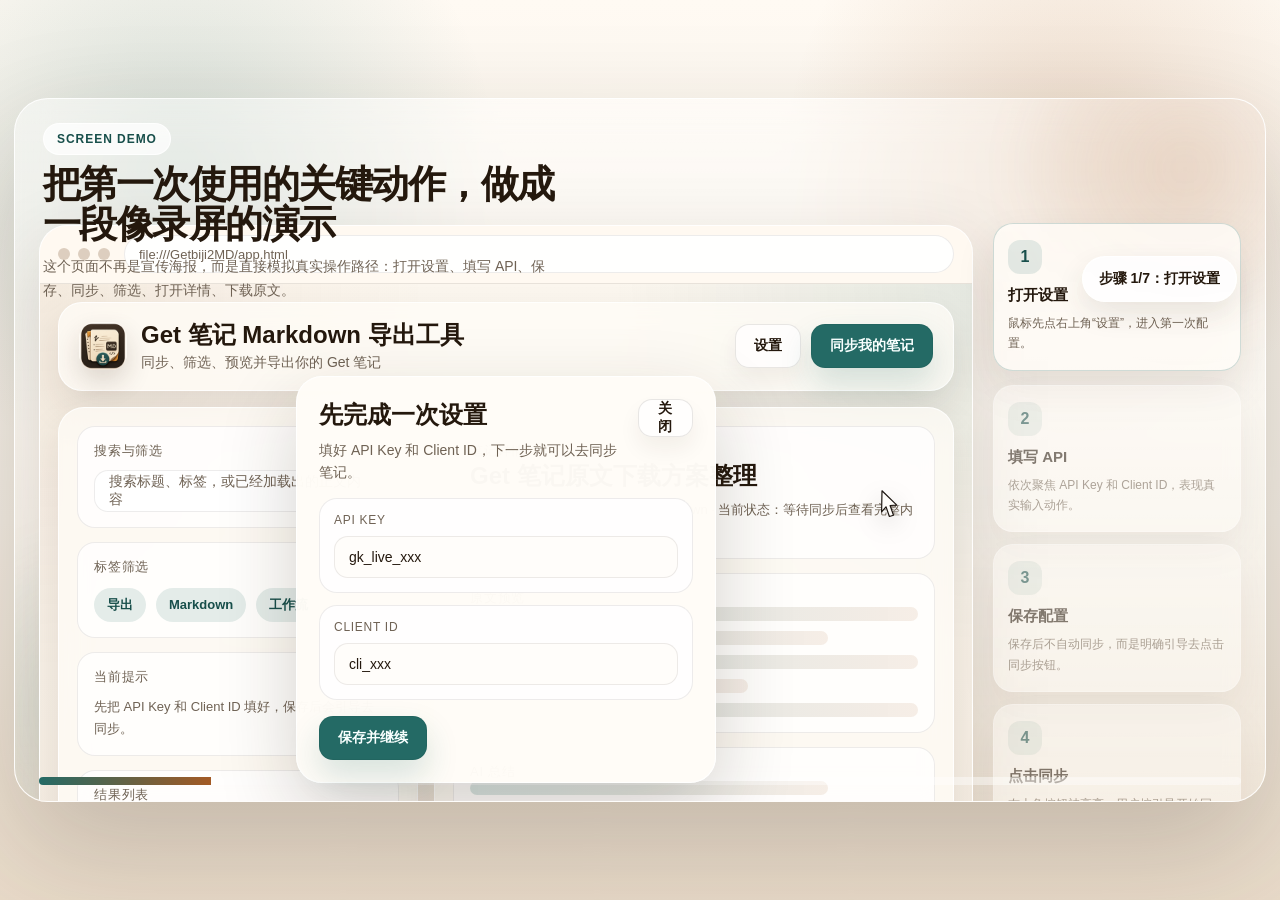
<file: videos/getbiji-promo/demo.html>
<!DOCTYPE html>
<html lang="zh-CN">
<head>
  <meta charset="UTF-8">
  <meta name="viewport" content="width=device-width, initial-scale=1.0">
  <title>Get 笔记录屏演示</title>
  <style>
    :root {
      --paper: #f5efe5;
      --paper-strong: #fffdf8;
      --ink: #24180d;
      --muted: #6f6254;
      --line: rgba(36, 24, 13, 0.10);
      --brand: #246a65;
      --brand-deep: #184f4b;
      --accent: #a35a24;
      --brand-soft: rgba(36, 106, 101, 0.12);
      --accent-soft: rgba(163, 90, 36, 0.14);
      --shadow: 0 28px 80px rgba(53, 33, 16, 0.16);
      --radius-xl: 28px;
      --radius-lg: 20px;
      --radius-md: 14px;
    }

    * {
      box-sizing: border-box;
    }

    body {
      margin: 0;
      min-height: 100vh;
      display: grid;
      place-items: center;
      overflow: hidden;
      font-family: "Segoe UI", "PingFang SC", "Hiragino Sans GB", sans-serif;
      color: var(--ink);
      background:
        radial-gradient(circle at 14% 18%, rgba(36, 106, 101, 0.18), transparent 24%),
        radial-gradient(circle at 84% 16%, rgba(163, 90, 36, 0.18), transparent 22%),
        linear-gradient(180deg, #fffaf3 0%, var(--paper) 58%, #eadcca 100%);
    }

    .frame {
      position: relative;
      width: min(1360px, calc(100vw - 28px));
      aspect-ratio: 16 / 9;
      overflow: hidden;
      border-radius: 34px;
      border: 1px solid rgba(255, 255, 255, 0.86);
      background: linear-gradient(180deg, rgba(255, 255, 255, 0.42), rgba(255, 255, 255, 0.14));
      box-shadow: 0 48px 120px rgba(45, 33, 24, 0.22);
      backdrop-filter: blur(18px);
    }

    .ambient::before,
    .ambient::after {
      content: "";
      position: absolute;
      border-radius: 999px;
      filter: blur(18px);
      pointer-events: none;
      animation: drift 16s ease-in-out infinite alternate;
    }

    .ambient::before {
      width: 420px;
      height: 420px;
      left: -110px;
      bottom: -120px;
      background: radial-gradient(circle, rgba(36, 106, 101, 0.16), transparent 66%);
    }

    .ambient::after {
      width: 380px;
      height: 380px;
      right: -110px;
      top: -120px;
      background: radial-gradient(circle, rgba(163, 90, 36, 0.18), transparent 68%);
      animation-duration: 19s;
    }

    .header {
      position: absolute;
      left: 28px;
      top: 24px;
      right: 28px;
      z-index: 4;
      display: flex;
      align-items: end;
      justify-content: space-between;
      gap: 20px;
    }

    .header-copy {
      max-width: 520px;
      display: grid;
      gap: 10px;
    }

    .eyebrow {
      display: inline-flex;
      width: fit-content;
      align-items: center;
      gap: 8px;
      padding: 8px 13px;
      border-radius: 999px;
      background: rgba(255, 255, 255, 0.74);
      border: 1px solid rgba(255, 255, 255, 0.84);
      color: var(--brand-deep);
      font-size: 12px;
      font-weight: 800;
      letter-spacing: 0.08em;
      text-transform: uppercase;
    }

    h1 {
      margin: 0;
      font-family: Georgia, "Times New Roman", serif;
      font-size: clamp(28px, 3vw, 46px);
      line-height: 1.04;
      letter-spacing: -0.04em;
    }

    .header-copy p {
      margin: 0;
      color: var(--muted);
      font-size: 14px;
      line-height: 1.7;
    }

    .status-chip {
      display: inline-flex;
      align-items: center;
      justify-content: center;
      min-height: 46px;
      padding: 0 16px;
      border-radius: 999px;
      background: rgba(255, 255, 255, 0.82);
      border: 1px solid rgba(255, 255, 255, 0.88);
      box-shadow: 0 12px 28px rgba(62, 45, 29, 0.10);
      font-size: 14px;
      font-weight: 800;
      white-space: nowrap;
    }

    .stage {
      position: absolute;
      inset: 126px 24px 24px;
      display: grid;
      grid-template-columns: minmax(0, 1fr) 248px;
      gap: 20px;
      align-items: stretch;
    }

    .browser-shell {
      position: relative;
      min-width: 0;
      border-radius: 28px;
      overflow: hidden;
      border: 1px solid rgba(255, 255, 255, 0.82);
      background: rgba(255, 252, 246, 0.96);
      box-shadow: var(--shadow);
    }

    .browser-bar {
      height: 58px;
      display: flex;
      align-items: center;
      gap: 14px;
      padding: 0 18px;
      border-bottom: 1px solid var(--line);
      background: rgba(255, 249, 242, 0.96);
    }

    .browser-dots {
      display: flex;
      gap: 8px;
    }

    .browser-dots span {
      width: 12px;
      height: 12px;
      border-radius: 50%;
      background: #ddcebf;
    }

    .address {
      flex: 1;
      min-width: 0;
      height: 38px;
      display: flex;
      align-items: center;
      padding: 0 14px;
      border-radius: 999px;
      border: 1px solid rgba(36, 24, 13, 0.08);
      background: rgba(255, 255, 255, 0.88);
      color: var(--muted);
      font-size: 13px;
    }

    .window {
      position: absolute;
      inset: 58px 0 0;
      background:
        radial-gradient(circle at top left, rgba(163, 90, 36, 0.08), transparent 28%),
        radial-gradient(circle at top right, rgba(36, 106, 101, 0.10), transparent 26%),
        linear-gradient(180deg, #fbf6ee 0%, #f0e6d9 100%);
    }

    .app {
      position: absolute;
      inset: 18px;
      display: grid;
      grid-template-rows: auto 1fr;
      gap: 16px;
    }

    .topbar {
      display: flex;
      align-items: center;
      justify-content: space-between;
      gap: 18px;
      padding: 18px 20px;
      border-radius: 24px;
      border: 1px solid rgba(255, 255, 255, 0.78);
      background: rgba(255, 252, 247, 0.74);
      box-shadow: 0 18px 38px rgba(53, 33, 16, 0.10);
      backdrop-filter: blur(14px);
    }

    .brand {
      display: flex;
      align-items: center;
      gap: 14px;
      min-width: 0;
    }

    .brand img {
      width: 48px;
      height: 48px;
      border-radius: 16px;
      box-shadow: 0 12px 26px rgba(53, 33, 16, 0.16);
    }

    .brand strong {
      display: block;
      font-size: 24px;
      line-height: 1.2;
    }

    .brand span {
      display: block;
      margin-top: 4px;
      color: var(--muted);
      font-size: 14px;
    }

    .top-actions {
      display: flex;
      align-items: center;
      gap: 10px;
      position: relative;
      flex-wrap: wrap;
    }

    .btn {
      display: inline-flex;
      align-items: center;
      justify-content: center;
      min-height: 44px;
      padding: 0 18px;
      border-radius: 14px;
      border: 1px solid rgba(36, 24, 13, 0.10);
      background: rgba(255, 255, 255, 0.74);
      color: var(--ink);
      font-size: 14px;
      font-weight: 800;
      box-shadow: 0 12px 22px rgba(53, 33, 16, 0.06);
      transition: transform 0.2s ease, background 0.2s ease, box-shadow 0.2s ease;
    }

    .btn.primary {
      background: var(--brand);
      color: #f8fffe;
      border-color: rgba(24, 79, 75, 0.18);
      box-shadow: 0 16px 32px rgba(36, 106, 101, 0.18);
    }

    .btn.accent {
      background: var(--accent);
      color: #fffaf5;
      border-color: rgba(125, 66, 23, 0.18);
      box-shadow: 0 16px 32px rgba(163, 90, 36, 0.16);
    }

    .btn.is-highlighted {
      animation: pulse 1.8s ease-out infinite;
    }

    .content {
      display: grid;
      grid-template-columns: 360px minmax(0, 1fr);
      gap: 16px;
      min-height: 0;
    }

    .panel,
    .detail {
      border-radius: 26px;
      border: 1px solid rgba(255, 255, 255, 0.76);
      background: rgba(255, 252, 247, 0.74);
      box-shadow: 0 18px 38px rgba(53, 33, 16, 0.10);
      backdrop-filter: blur(14px);
    }

    .panel {
      padding: 18px;
      display: grid;
      grid-template-rows: auto auto auto 1fr;
      gap: 14px;
    }

    .detail {
      padding: 18px;
      display: grid;
      grid-template-rows: auto auto 1fr auto;
      gap: 14px;
    }

    .card {
      padding: 15px 16px;
      border-radius: 18px;
      background: rgba(255, 255, 255, 0.78);
      border: 1px solid rgba(36, 24, 13, 0.08);
    }

    .section-title {
      font-size: 13px;
      color: var(--muted);
      letter-spacing: 0.06em;
      text-transform: uppercase;
    }

    .search-input {
      margin-top: 10px;
      height: 42px;
      display: flex;
      align-items: center;
      padding: 0 14px;
      border-radius: 14px;
      border: 1px solid rgba(36, 24, 13, 0.08);
      background: rgba(255, 255, 255, 0.90);
      color: var(--muted);
      font-size: 14px;
    }

    .chip-row {
      display: flex;
      flex-wrap: wrap;
      gap: 10px;
      margin-top: 12px;
    }

    .chip {
      display: inline-flex;
      align-items: center;
      justify-content: center;
      min-height: 34px;
      padding: 0 12px;
      border-radius: 999px;
      border: 1px solid transparent;
      background: var(--brand-soft);
      color: var(--brand-deep);
      font-size: 13px;
      font-weight: 700;
      transition: transform 0.2s ease, background 0.2s ease, border-color 0.2s ease;
    }

    .chip.active {
      background: var(--accent-soft);
      color: var(--accent);
      border-color: rgba(163, 90, 36, 0.24);
      transform: translateY(-1px);
    }

    .hint-text {
      margin-top: 10px;
      color: var(--muted);
      font-size: 13px;
      line-height: 1.7;
    }

    .note-item {
      display: grid;
      gap: 10px;
      margin-top: 12px;
      padding: 14px 15px;
      border-radius: 18px;
      border: 1px solid rgba(36, 24, 13, 0.08);
      background: rgba(255, 255, 255, 0.86);
      transition: transform 0.2s ease, border-color 0.2s ease, box-shadow 0.2s ease;
    }

    .note-item.active {
      transform: translateY(-2px);
      border-color: rgba(36, 106, 101, 0.24);
      box-shadow: 0 16px 28px rgba(36, 106, 101, 0.10);
    }

    .note-head {
      display: flex;
      align-items: start;
      justify-content: space-between;
      gap: 12px;
    }

    .note-head strong {
      font-size: 16px;
      line-height: 1.45;
    }

    .note-date {
      color: var(--muted);
      font-size: 12px;
      white-space: nowrap;
    }

    .note-summary {
      color: var(--muted);
      font-size: 13px;
      line-height: 1.7;
    }

    .detail-title {
      font-size: 24px;
      font-weight: 800;
      line-height: 1.3;
    }

    .detail-meta {
      color: var(--muted);
      font-size: 13px;
      line-height: 1.7;
      margin-top: 8px;
    }

    .content-line {
      height: 14px;
      border-radius: 999px;
      background: linear-gradient(90deg, rgba(36, 106, 101, 0.18), rgba(163, 90, 36, 0.10));
    }

    .content-line + .content-line {
      margin-top: 10px;
    }

    .content-line.short {
      width: 62%;
    }

    .content-line.mid {
      width: 80%;
    }

    .download-row {
      display: flex;
      gap: 10px;
      flex-wrap: wrap;
    }

    .settings-modal {
      position: absolute;
      top: 92px;
      left: 50%;
      width: 420px;
      padding: 22px;
      border-radius: 26px;
      border: 1px solid rgba(255, 255, 255, 0.84);
      background: rgba(255, 252, 247, 0.98);
      box-shadow: 0 30px 80px rgba(40, 28, 20, 0.20);
      transform: translateX(-50%) scale(0.95);
      opacity: 0;
      pointer-events: none;
      transition: opacity 0.25s ease, transform 0.25s ease;
      z-index: 6;
    }

    .settings-modal.visible {
      opacity: 1;
      pointer-events: auto;
      transform: translateX(-50%) scale(1);
    }

    .settings-head {
      display: flex;
      justify-content: space-between;
      align-items: start;
      gap: 14px;
      margin-bottom: 14px;
    }

    .settings-head h3 {
      margin: 0;
      font-size: 24px;
    }

    .settings-head p {
      margin: 8px 0 0;
      color: var(--muted);
      font-size: 14px;
      line-height: 1.6;
    }

    .field {
      padding: 14px;
      border-radius: 18px;
      border: 1px solid rgba(36, 24, 13, 0.08);
      background: rgba(255, 255, 255, 0.88);
    }

    .field + .field {
      margin-top: 12px;
    }

    .field-label {
      font-size: 12px;
      color: var(--muted);
      letter-spacing: 0.06em;
      text-transform: uppercase;
    }

    .field-input {
      height: 42px;
      margin-top: 9px;
      display: flex;
      align-items: center;
      padding: 0 14px;
      border-radius: 14px;
      border: 1px solid rgba(36, 24, 13, 0.08);
      background: #fffdfa;
      color: var(--ink);
      font-size: 14px;
      transition: border-color 0.2s ease, box-shadow 0.2s ease;
    }

    .field-input.focused {
      border-color: rgba(36, 106, 101, 0.28);
      box-shadow: 0 0 0 4px rgba(36, 106, 101, 0.08);
    }

    .settings-actions {
      display: flex;
      gap: 10px;
      margin-top: 16px;
    }

    .sync-guide {
      position: absolute;
      top: 92px;
      right: 22px;
      width: 270px;
      padding: 16px;
      border-radius: 22px;
      background: rgba(255, 253, 248, 0.98);
      border: 1px solid rgba(255, 255, 255, 0.86);
      box-shadow: 0 24px 52px rgba(62, 45, 29, 0.16);
      opacity: 0;
      transform: translateY(-8px);
      transition: opacity 0.25s ease, transform 0.25s ease;
      z-index: 5;
    }

    .sync-guide.visible {
      opacity: 1;
      transform: translateY(0);
    }

    .sync-guide::before {
      content: "";
      position: absolute;
      top: -8px;
      right: 48px;
      width: 16px;
      height: 16px;
      background: inherit;
      border-top: 1px solid rgba(255, 255, 255, 0.86);
      border-left: 1px solid rgba(255, 255, 255, 0.86);
      transform: rotate(45deg);
    }

    .sync-guide strong {
      display: block;
      font-size: 18px;
    }

    .sync-guide p {
      margin: 10px 0 0;
      color: var(--muted);
      font-size: 13px;
      line-height: 1.7;
    }

    .cursor {
      position: absolute;
      left: 0;
      top: 0;
      z-index: 8;
      width: 24px;
      height: 30px;
      pointer-events: none;
      transform: translate(0, 0);
      transition: transform 0.8s cubic-bezier(.2, .8, .2, 1);
    }

    .cursor svg {
      width: 100%;
      height: 100%;
      display: block;
      filter: drop-shadow(0 8px 12px rgba(0, 0, 0, 0.18));
    }

    .cursor::after {
      content: "";
      position: absolute;
      left: 2px;
      top: 4px;
      width: 18px;
      height: 18px;
      border-radius: 50%;
      background: rgba(36, 106, 101, 0.20);
      transform: scale(0);
      opacity: 0;
    }

    .cursor.clicking::after {
      animation: clickPulse 0.45s ease-out;
    }

    .timeline {
      display: grid;
      gap: 12px;
      align-content: start;
    }

    .timeline-card {
      padding: 16px 14px;
      border-radius: 20px;
      border: 1px solid rgba(255, 255, 255, 0.80);
      background: rgba(255, 252, 247, 0.84);
      box-shadow: 0 18px 38px rgba(53, 33, 16, 0.10);
      opacity: 0.55;
      transition: transform 0.2s ease, opacity 0.2s ease, border-color 0.2s ease;
    }

    .timeline-card.active {
      opacity: 1;
      transform: translateY(-2px);
      border-color: rgba(36, 106, 101, 0.22);
    }

    .timeline-step {
      display: inline-flex;
      align-items: center;
      justify-content: center;
      width: 34px;
      height: 34px;
      border-radius: 12px;
      background: var(--brand-soft);
      color: var(--brand-deep);
      font-weight: 800;
      margin-bottom: 10px;
    }

    .timeline-card strong {
      display: block;
      font-size: 15px;
      line-height: 1.4;
    }

    .timeline-card p {
      margin: 8px 0 0;
      color: var(--muted);
      font-size: 12px;
      line-height: 1.7;
    }

    .progress {
      position: absolute;
      left: 24px;
      right: 24px;
      bottom: 16px;
      height: 8px;
      border-radius: 999px;
      background: rgba(255, 255, 255, 0.42);
      overflow: hidden;
      z-index: 4;
    }

    .progress-bar {
      height: 100%;
      width: 0;
      background: linear-gradient(90deg, var(--brand), var(--accent));
      transition: width 0.8s ease;
    }

    .download-toast {
      position: absolute;
      right: 28px;
      bottom: 32px;
      z-index: 7;
      padding: 14px 16px;
      border-radius: 18px;
      background: rgba(255, 253, 248, 0.96);
      border: 1px solid rgba(255, 255, 255, 0.84);
      box-shadow: 0 20px 44px rgba(62, 45, 29, 0.14);
      transform: translateY(18px);
      opacity: 0;
      transition: transform 0.25s ease, opacity 0.25s ease;
      font-size: 14px;
    }

    .download-toast.visible {
      opacity: 1;
      transform: translateY(0);
    }

    .download-toast strong {
      display: block;
      margin-bottom: 4px;
    }

    @keyframes drift {
      from { transform: translate3d(0, 0, 0) scale(1); }
      to { transform: translate3d(14px, 18px, 0) scale(1.07); }
    }

    @keyframes pulse {
      0% { box-shadow: 0 0 0 0 rgba(36, 106, 101, 0.22); }
      70% { box-shadow: 0 0 0 18px rgba(36, 106, 101, 0); }
      100% { box-shadow: 0 0 0 0 rgba(36, 106, 101, 0); }
    }

    @keyframes clickPulse {
      0% { transform: scale(0.2); opacity: 0.9; }
      100% { transform: scale(1.8); opacity: 0; }
    }

    @media (max-width: 1120px) {
      .stage {
        grid-template-columns: 1fr;
      }

      .timeline {
        grid-template-columns: repeat(4, minmax(0, 1fr));
      }
    }

    @media (max-width: 860px) {
      body {
        display: block;
      }

      .frame {
        width: 100vw;
        min-height: 100vh;
        border-radius: 0;
        aspect-ratio: auto;
      }

      .header {
        position: relative;
        left: auto;
        top: auto;
        right: auto;
        padding: 22px 18px 0;
        align-items: start;
        flex-direction: column;
      }

      .stage {
        position: relative;
        inset: auto;
        padding: 18px 18px 80px;
      }

      .content {
        grid-template-columns: 1fr;
      }

      .timeline {
        grid-template-columns: 1fr;
      }

      .settings-modal {
        width: calc(100% - 24px);
      }
    }
  </style>
</head>
<body>
  <div class="frame">
    <div class="ambient"></div>

    <div class="header">
      <div class="header-copy">
        <div class="eyebrow">Screen Demo</div>
        <h1>把第一次使用的关键动作，做成一段像录屏的演示</h1>
        <p>这个页面不再是宣传海报，而是直接模拟真实操作路径：打开设置、填写 API、保存、同步、筛选、打开详情、下载原文。</p>
      </div>
      <div class="status-chip" id="statusChip">步骤 1/7：打开设置</div>
    </div>

    <div class="stage">
      <div class="browser-shell">
        <div class="browser-bar">
          <div class="browser-dots">
            <span></span>
            <span></span>
            <span></span>
          </div>
          <div class="address">file:///Getbiji2MD/app.html</div>
        </div>

        <div class="window">
          <div class="app">
            <div class="topbar">
              <div class="brand">
                <img src="../../icons/icon128.png" alt="Get 笔记工具图标">
                <div>
                  <strong>Get 笔记 Markdown 导出工具</strong>
                  <span>同步、筛选、预览并导出你的 Get 笔记</span>
                </div>
              </div>
              <div class="top-actions">
                <button class="btn" id="settingsBtn">设置</button>
                <button class="btn primary" id="syncBtn">同步我的笔记</button>
              </div>
            </div>

            <div class="content">
              <aside class="panel">
                <div class="card">
                  <div class="section-title">搜索与筛选</div>
                  <div class="search-input">搜索标题、标签，或已经加载出的正文内容</div>
                </div>

                <div class="card">
                  <div class="section-title">标签筛选</div>
                  <div class="chip-row">
                    <span class="chip" id="tagExport">导出</span>
                    <span class="chip" id="tagMarkdown">Markdown</span>
                    <span class="chip" id="tagWorkflow">工作流</span>
                  </div>
                </div>

                <div class="card">
                  <div class="section-title">当前提示</div>
                  <div class="hint-text" id="inlineHint">第一次使用时，先点右上角“设置”，填好 API Key 和 Client ID。</div>
                </div>

                <div class="card">
                  <div class="section-title">结果列表</div>
                  <article class="note-item" id="noteCard">
                    <div class="note-head">
                      <strong>Get 笔记原文下载方案整理</strong>
                      <span class="note-date">2026-05-23</span>
                    </div>
                    <div class="note-summary">这篇笔记记录了原文导出、标签筛选、批量打包和使用说明的完整整理方案。</div>
                    <div class="chip-row" style="margin-top: 0;">
                      <span class="chip">导出</span>
                      <span class="chip">Markdown</span>
                    </div>
                  </article>
                </div>
              </aside>

              <section class="detail">
                <div class="card">
                  <div class="section-title">笔记详情</div>
                  <div class="detail-title">Get 笔记原文下载方案整理</div>
                  <div class="detail-meta" id="detailMeta">类型：原文笔记 · 标签：导出 / Markdown · 当前状态：等待同步后查看完整内容</div>
                </div>

                <div class="card">
                  <div class="section-title">原文预览</div>
                  <div class="content-line"></div>
                  <div class="content-line mid"></div>
                  <div class="content-line"></div>
                  <div class="content-line short"></div>
                  <div class="content-line"></div>
                </div>

                <div class="card">
                  <div class="section-title">AI 总结</div>
                  <div class="content-line mid"></div>
                  <div class="content-line"></div>
                  <div class="content-line short"></div>
                </div>

                <div class="download-row">
                  <button class="btn primary">下载原文</button>
                  <button class="btn accent">下载 AI 总结</button>
                </div>
              </section>
            </div>
          </div>

          <div class="settings-modal" id="settingsModal">
            <div class="settings-head">
              <div>
                <h3>先完成一次设置</h3>
                <p>填好 API Key 和 Client ID，下一步就可以去同步笔记。</p>
              </div>
              <button class="btn" style="min-height: 38px; padding: 0 14px;">关闭</button>
            </div>

            <div class="field">
              <div class="field-label">API Key</div>
              <div class="field-input" id="apiField">gk_live_xxx</div>
            </div>
            <div class="field">
              <div class="field-label">Client ID</div>
              <div class="field-input" id="clientField">cli_xxx</div>
            </div>
            <div class="settings-actions">
              <button class="btn primary" id="saveBtn">保存并继续</button>
            </div>
          </div>

          <div class="sync-guide" id="syncGuide">
            <strong>下一步点这里同步</strong>
            <p>配置已经保存好了。点一下“同步我的笔记”，就会开始加载你的内容。</p>
          </div>

          <div class="download-toast" id="downloadToast">
            <strong>下载已开始</strong>
            <span>Get笔记_原文_2026-05-23.md</span>
          </div>

          <div class="cursor" id="cursor">
            <svg viewBox="0 0 24 30" xmlns="http://www.w3.org/2000/svg" aria-hidden="true">
              <path d="M4 2.8L18.8 17.1L12.1 17.5L15.5 27.2L11.4 28.5L8 18.8L3.6 23.8L4 2.8Z" fill="#fffdfa" stroke="#1d1611" stroke-width="1.2" stroke-linejoin="round"/>
            </svg>
          </div>
        </div>
      </div>

      <aside class="timeline">
        <article class="timeline-card active">
          <div class="timeline-step">1</div>
          <strong>打开设置</strong>
          <p>鼠标先点右上角“设置”，进入第一次配置。</p>
        </article>
        <article class="timeline-card">
          <div class="timeline-step">2</div>
          <strong>填写 API</strong>
          <p>依次聚焦 API Key 和 Client ID，表现真实输入动作。</p>
        </article>
        <article class="timeline-card">
          <div class="timeline-step">3</div>
          <strong>保存配置</strong>
          <p>保存后不自动同步，而是明确引导去点击同步按钮。</p>
        </article>
        <article class="timeline-card">
          <div class="timeline-step">4</div>
          <strong>点击同步</strong>
          <p>右上角按钮被高亮，用户按引导开始同步。</p>
        </article>
        <article class="timeline-card">
          <div class="timeline-step">5</div>
          <strong>筛选标签</strong>
          <p>同步完成后，点标签把结果收窄到需要的内容。</p>
        </article>
        <article class="timeline-card">
          <div class="timeline-step">6</div>
          <strong>打开详情</strong>
          <p>点击笔记卡片，右侧出现详情与预览内容。</p>
        </article>
        <article class="timeline-card">
          <div class="timeline-step">7</div>
          <strong>下载原文</strong>
          <p>最后点“下载原文”，形成一个完整闭环。</p>
        </article>
      </aside>
    </div>

    <div class="progress">
      <div class="progress-bar" id="progressBar"></div>
    </div>
  </div>

  <script>
    const statusChip = document.getElementById("statusChip");
    const progressBar = document.getElementById("progressBar");
    const cursor = document.getElementById("cursor");
    const settingsModal = document.getElementById("settingsModal");
    const syncGuide = document.getElementById("syncGuide");
    const downloadToast = document.getElementById("downloadToast");
    const syncBtn = document.getElementById("syncBtn");
    const tagExport = document.getElementById("tagExport");
    const noteCard = document.getElementById("noteCard");
    const apiField = document.getElementById("apiField");
    const clientField = document.getElementById("clientField");
    const inlineHint = document.getElementById("inlineHint");
    const detailMeta = document.getElementById("detailMeta");
    const timelineCards = Array.from(document.querySelectorAll(".timeline-card"));

    const steps = [
      {
        label: "步骤 1/7：打开设置",
        x: 838,
        y: 204,
        click: true,
        apply() {
          settingsModal.classList.add("visible");
          inlineHint.textContent = "先把 API Key 和 Client ID 填好，保存后会引导去同步。";
        }
      },
      {
        label: "步骤 2/7：填写 API Key",
        x: 489,
        y: 380,
        click: true,
        apply() {
          apiField.classList.add("focused");
          clientField.classList.remove("focused");
        }
      },
      {
        label: "步骤 3/7：填写 Client ID",
        x: 488,
        y: 462,
        click: true,
        apply() {
          apiField.classList.remove("focused");
          clientField.classList.add("focused");
        }
      },
      {
        label: "步骤 4/7：保存配置",
        x: 535,
        y: 544,
        click: true,
        apply() {
          clientField.classList.remove("focused");
          settingsModal.classList.remove("visible");
          syncGuide.classList.add("visible");
          syncBtn.classList.add("is-highlighted");
          inlineHint.textContent = "配置已保存。下一步点右上角“同步我的笔记”。";
        }
      },
      {
        label: "步骤 5/7：点击同步",
        x: 975,
        y: 204,
        click: true,
        apply() {
          syncGuide.classList.remove("visible");
          syncBtn.classList.remove("is-highlighted");
          inlineHint.textContent = "首批笔记已经同步下来，现在可以开始按标签筛选。";
          detailMeta.textContent = "类型：原文笔记 · 标签：导出 / Markdown · 当前状态：已同步，可继续筛选和下载";
        }
      },
      {
        label: "步骤 6/7：筛选标签",
        x: 160,
        y: 500,
        click: true,
        apply() {
          tagExport.classList.add("active");
          inlineHint.textContent = "标签“导出”已经选中，结果范围进一步缩小。";
        }
      },
      {
        label: "步骤 7/7：打开详情并下载原文",
        x: 720,
        y: 626,
        click: true,
        apply() {
          noteCard.classList.add("active");
          inlineHint.textContent = "打开详情后，可以直接点“下载原文”或“下载 AI 总结”。";
          detailMeta.textContent = "类型：原文笔记 · 标签：导出 / Markdown · 当前状态：详情已打开，可下载";

          setTimeout(() => {
            moveCursor(965, 702, true);
            setTimeout(() => {
              downloadToast.classList.add("visible");
              statusChip.textContent = "演示完成：已经走完整个首次使用闭环";
            }, 850);
          }, 900);
        }
      }
    ];

    function moveCursor(x, y, clicking = false) {
      cursor.style.transform = `translate(${x}px, ${y}px)`;
      if (clicking) {
        cursor.classList.remove("clicking");
        void cursor.offsetWidth;
        cursor.classList.add("clicking");
      }
    }

    function activateStep(index) {
      const step = steps[index];
      timelineCards.forEach((card, cardIndex) => {
        card.classList.toggle("active", cardIndex === index);
      });
      statusChip.textContent = step.label;
      progressBar.style.width = `${((index + 1) / steps.length) * 100}%`;
      moveCursor(step.x, step.y, step.click);
      step.apply();
    }

    function resetScene() {
      settingsModal.classList.remove("visible");
      syncGuide.classList.remove("visible");
      downloadToast.classList.remove("visible");
      syncBtn.classList.remove("is-highlighted");
      tagExport.classList.remove("active");
      noteCard.classList.remove("active");
      apiField.classList.remove("focused");
      clientField.classList.remove("focused");
      inlineHint.textContent = "第一次使用时，先点右上角“设置”，填好 API Key 和 Client ID。";
      detailMeta.textContent = "类型：原文笔记 · 标签：导出 / Markdown · 当前状态：等待同步后查看完整内容";
    }

    let currentStep = 0;
    resetScene();
    activateStep(0);

    setInterval(() => {
      if (currentStep >= steps.length - 1) {
        currentStep = 0;
        resetScene();
        setTimeout(() => activateStep(currentStep), 300);
        return;
      }

      currentStep += 1;
      activateStep(currentStep);
    }, 2600);
  </script>
</body>
</html>
</file>
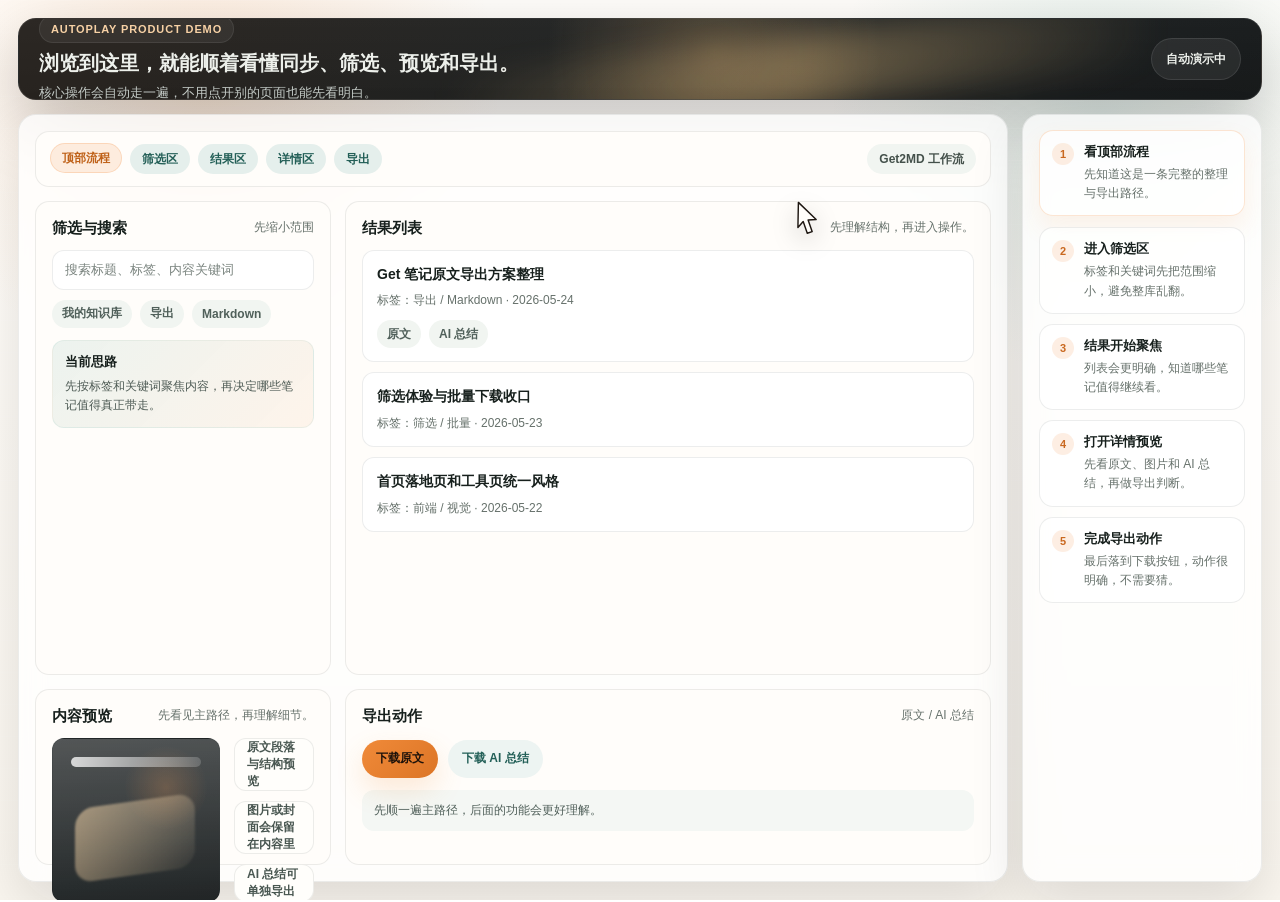
<file: assets/homepage/motion/get2md-flow-demo.html>
<!DOCTYPE html>
<html lang="zh-CN">
<head>
  <meta charset="UTF-8">
  <meta name="viewport" content="width=device-width, initial-scale=1.0">
  <title>Get2MD Flow Demo</title>
  <style>
    :root {
      --paper: #faf6ef;
      --paper-strong: #fffdfa;
      --paper-soft: #f3ede2;
      --ink: #17201d;
      --muted: #66716b;
      --line: rgba(23, 32, 29, 0.08);
      --hero: #131718;
      --hero-soft: #1b2122;
      --hero-text: #edf0eb;
      --hero-muted: #c4cbc7;
      --orange: #f08a39;
      --orange-deep: #dc7526;
      --green: #2e8f81;
      --green-soft: rgba(46, 143, 129, 0.12);
      --orange-soft: rgba(240, 138, 57, 0.14);
      --shadow: 0 22px 54px rgba(15, 18, 20, 0.12);
      --radius-lg: 18px;
      --radius-md: 14px;
      --radius-sm: 12px;
    }

    * {
      box-sizing: border-box;
    }

    html, body {
      margin: 0;
      width: 100%;
      height: 100%;
      overflow: hidden;
      font-family: "Segoe UI", "PingFang SC", "Hiragino Sans GB", sans-serif;
      color: var(--ink);
      background:
        radial-gradient(circle at 16% 10%, rgba(240, 138, 57, 0.16), transparent 22%),
        radial-gradient(circle at 86% 12%, rgba(46, 143, 129, 0.12), transparent 20%),
        linear-gradient(180deg, var(--paper-strong) 0%, var(--paper) 100%);
    }

    body::before {
      content: "";
      position: fixed;
      inset: 0;
      pointer-events: none;
      background-image: linear-gradient(rgba(255, 255, 255, 0.34) 1px, transparent 1px);
      background-size: 100% 32px;
      opacity: 0.35;
    }

    .scene {
      position: relative;
      width: 100%;
      height: 100%;
      padding: 18px;
      display: grid;
      grid-template-rows: 82px minmax(0, 1fr);
      gap: 14px;
    }

    .intro {
      position: relative;
      overflow: hidden;
      border-radius: var(--radius-lg);
      border: 1px solid rgba(255, 255, 255, 0.08);
      background:
        linear-gradient(180deg, rgba(255, 255, 255, 0.04), rgba(255, 255, 255, 0.02)),
        radial-gradient(circle at 56% 42%, rgba(255, 196, 120, 0.22), transparent 24%),
        linear-gradient(130deg, #231f1b 10%, #1a1e1f 56%, #121516 100%);
      box-shadow: 0 24px 64px rgba(0, 0, 0, 0.22);
      padding: 18px 20px;
      display: flex;
      align-items: center;
      justify-content: space-between;
      gap: 16px;
      color: var(--hero-text);
    }

    .intro::after {
      content: "";
      position: absolute;
      inset: auto 8% -8px 34%;
      height: 72px;
      background: linear-gradient(90deg, rgba(255, 210, 138, 0), rgba(255, 210, 138, 0.64), rgba(255, 210, 138, 0));
      filter: blur(16px);
      opacity: 0.54;
      transform: skewY(-7deg);
      pointer-events: none;
    }

    .intro-copy {
      min-width: 0;
      display: grid;
      gap: 8px;
    }

    .eyebrow {
      display: inline-flex;
      align-items: center;
      width: fit-content;
      min-height: 28px;
      padding: 0 11px;
      border-radius: 999px;
      background: rgba(255, 255, 255, 0.06);
      border: 1px solid rgba(255, 255, 255, 0.08);
      color: #f7d1a5;
      font-size: 11px;
      font-weight: 800;
      letter-spacing: 0.08em;
      text-transform: uppercase;
    }

    .intro strong {
      font-size: 20px;
      line-height: 1.2;
      font-weight: 800;
    }

    .intro p {
      margin: 0;
      color: var(--hero-muted);
      font-size: 13px;
      line-height: 1.6;
    }

    .loop-chip {
      position: relative;
      z-index: 1;
      min-height: 42px;
      padding: 0 14px;
      border-radius: 999px;
      border: 1px solid rgba(255, 255, 255, 0.1);
      background: rgba(255, 255, 255, 0.07);
      display: inline-flex;
      align-items: center;
      justify-content: center;
      white-space: nowrap;
      font-size: 12px;
      font-weight: 800;
      color: var(--hero-text);
    }

    .workspace {
      display: grid;
      grid-template-columns: minmax(0, 1fr) 240px;
      gap: 14px;
      min-height: 0;
    }

    .surface {
      border-radius: var(--radius-lg);
      border: 1px solid var(--line);
      background: rgba(255, 255, 255, 0.76);
      box-shadow: var(--shadow);
      backdrop-filter: blur(12px);
    }

    .board {
      position: relative;
      padding: 16px;
      display: grid;
      grid-template-rows: auto 1fr;
      gap: 14px;
      min-height: 0;
    }

    .toolbar {
      display: flex;
      align-items: center;
      justify-content: space-between;
      gap: 12px;
      padding: 12px 14px;
      border-radius: var(--radius-md);
      background: var(--paper-strong);
      border: 1px solid var(--line);
    }

    .toolbar-left {
      display: flex;
      gap: 8px;
      flex-wrap: wrap;
    }

    .chip {
      min-height: 30px;
      padding: 0 11px;
      border-radius: 999px;
      border: 1px solid transparent;
      background: var(--green-soft);
      color: #235f57;
      display: inline-flex;
      align-items: center;
      font-size: 12px;
      font-weight: 700;
      transition: transform 0.25s ease, background 0.25s ease, border-color 0.25s ease, color 0.25s ease;
    }

    .chip.active {
      transform: translateY(-1px);
      background: var(--orange-soft);
      border-color: rgba(240, 138, 57, 0.22);
      color: #bf6118;
    }

    .toolbar-badge {
      min-height: 30px;
      padding: 0 12px;
      border-radius: 999px;
      background: #f1f5f1;
      color: #44514b;
      display: inline-flex;
      align-items: center;
      font-size: 12px;
      font-weight: 700;
      white-space: nowrap;
    }

    .content-grid {
      display: grid;
      grid-template-columns: 296px minmax(0, 1fr);
      grid-template-rows: 1fr 176px;
      gap: 14px;
      min-height: 0;
    }

    .panel {
      padding: 16px;
      border-radius: var(--radius-md);
      background: var(--paper-strong);
      border: 1px solid var(--line);
      min-height: 0;
    }

    .panel-head {
      display: flex;
      align-items: center;
      justify-content: space-between;
      gap: 8px;
      margin-bottom: 12px;
    }

    .panel-head strong {
      font-size: 15px;
      line-height: 1.3;
    }

    .muted {
      color: var(--muted);
      font-size: 12px;
      line-height: 1.6;
    }

    .search {
      height: 40px;
      border-radius: var(--radius-sm);
      border: 1px solid var(--line);
      background: #ffffff;
      display: flex;
      align-items: center;
      padding: 0 12px;
      color: #7a847f;
      font-size: 13px;
    }

    .stack {
      display: grid;
      gap: 10px;
      margin-top: 10px;
    }

    .note-item {
      padding: 13px 14px;
      border-radius: var(--radius-sm);
      background: rgba(255, 255, 255, 0.92);
      border: 1px solid var(--line);
      transition: transform 0.25s ease, border-color 0.25s ease, box-shadow 0.25s ease, background 0.25s ease;
    }

    .note-item.active {
      transform: translateY(-1px);
      border-color: rgba(46, 143, 129, 0.22);
      box-shadow: 0 12px 24px rgba(46, 143, 129, 0.1);
      background: #fffefb;
    }

    .note-title {
      font-size: 14px;
      font-weight: 700;
      line-height: 1.55;
    }

    .note-meta {
      margin-top: 6px;
      color: var(--muted);
      font-size: 12px;
      line-height: 1.6;
    }

    .pill-row,
    .note-tags {
      display: flex;
      gap: 8px;
      margin-top: 10px;
      flex-wrap: wrap;
    }

    .tag {
      min-height: 28px;
      padding: 0 10px;
      border-radius: 999px;
      background: #f1f5f1;
      color: #50605a;
      display: inline-flex;
      align-items: center;
      font-size: 12px;
      font-weight: 700;
      transition: transform 0.25s ease, background 0.25s ease, color 0.25s ease;
    }

    .tag.active {
      transform: translateY(-1px);
      background: var(--orange-soft);
      color: #bf6118;
    }

    .summary-card {
      margin-top: 12px;
      padding: 12px;
      border-radius: var(--radius-sm);
      background: linear-gradient(135deg, rgba(46, 143, 129, 0.09), rgba(240, 138, 57, 0.08));
      border: 1px solid rgba(46, 143, 129, 0.08);
    }

    .summary-card strong {
      display: block;
      font-size: 13px;
      margin-bottom: 6px;
    }

    .summary-card p {
      margin: 0;
      font-size: 12px;
      line-height: 1.6;
      color: #4e5b55;
    }

    .preview-card {
      display: grid;
      grid-template-columns: 168px minmax(0, 1fr);
      gap: 14px;
      align-items: stretch;
    }

    .preview-visual {
      border-radius: var(--radius-sm);
      background:
        linear-gradient(180deg, rgba(255, 255, 255, 0.24), rgba(255, 255, 255, 0.06)),
        radial-gradient(circle at 68% 30%, rgba(240, 138, 57, 0.24), transparent 26%),
        linear-gradient(135deg, #1d2122 0%, #171c1d 48%, #131718 100%);
      min-height: 142px;
      position: relative;
      overflow: hidden;
      border: 1px solid rgba(23, 32, 29, 0.08);
    }

    .preview-visual::before {
      content: "";
      position: absolute;
      inset: 18px 18px auto;
      height: 10px;
      border-radius: 999px;
      background: linear-gradient(90deg, rgba(255, 255, 255, 0.78), rgba(255, 255, 255, 0.18));
    }

    .preview-visual::after {
      content: "";
      position: absolute;
      left: 22px;
      right: 24px;
      bottom: 26px;
      height: 74px;
      border-radius: 18px;
      background:
        linear-gradient(180deg, rgba(255, 236, 204, 0.12), rgba(255, 236, 204, 0.04)),
        linear-gradient(122deg, rgba(255, 217, 166, 0.48), rgba(255, 217, 166, 0));
      filter: blur(1px);
      transform: skewY(-8deg);
    }

    .bullet-list {
      display: grid;
      gap: 10px;
      align-content: start;
    }

    .bullet {
      min-height: 38px;
      padding: 0 12px;
      border-radius: var(--radius-sm);
      background: #fffefb;
      border: 1px solid var(--line);
      display: flex;
      align-items: center;
      color: #495751;
      font-size: 12px;
      font-weight: 600;
    }

    .export-status {
      margin-top: 12px;
      padding: 11px 12px;
      border-radius: var(--radius-sm);
      background: #f4f7f4;
      color: #50605a;
      font-size: 12px;
      line-height: 1.6;
    }

    .detail-actions {
      display: flex;
      gap: 10px;
      margin-top: 14px;
      flex-wrap: wrap;
    }

    .action {
      min-height: 38px;
      padding: 0 14px;
      border-radius: 999px;
      font-size: 12px;
      font-weight: 800;
      display: inline-flex;
      align-items: center;
      justify-content: center;
    }

    .action.primary {
      background: linear-gradient(135deg, var(--orange), var(--orange-deep));
      color: #1d120a;
      box-shadow: 0 12px 28px rgba(240, 138, 57, 0.18);
    }

    .action.primary.active {
      transform: translateY(-1px);
      box-shadow: 0 16px 30px rgba(240, 138, 57, 0.24);
    }

    .action.secondary {
      background: #edf4f2;
      color: #225f57;
    }

    .timeline {
      padding: 16px;
      display: grid;
      gap: 10px;
      align-content: start;
    }

    .timeline-item {
      padding: 12px 12px 12px 44px;
      position: relative;
      border-radius: var(--radius-md);
      background: rgba(255, 255, 255, 0.72);
      border: 1px solid var(--line);
      transition: transform 0.25s ease, border-color 0.25s ease, box-shadow 0.25s ease;
    }

    .timeline-item.active {
      transform: translateY(-1px);
      border-color: rgba(240, 138, 57, 0.22);
      box-shadow: 0 12px 24px rgba(240, 138, 57, 0.1);
    }

    .timeline-step {
      position: absolute;
      left: 12px;
      top: 12px;
      width: 22px;
      height: 22px;
      border-radius: 999px;
      background: rgba(240, 138, 57, 0.14);
      color: #c9681f;
      display: grid;
      place-items: center;
      font-size: 11px;
      font-weight: 900;
    }

    .timeline-item strong {
      display: block;
      font-size: 13px;
      margin-bottom: 4px;
    }

    .timeline-item p {
      margin: 0;
      color: var(--muted);
      font-size: 12px;
      line-height: 1.6;
    }

    .cursor {
      position: absolute;
      left: 0;
      top: 0;
      width: 30px;
      height: 36px;
      pointer-events: none;
      z-index: 8;
      transform: translate(780px, 84px);
      transition: transform 0.68s cubic-bezier(0.25, 1, 0.5, 1);
    }

    .cursor svg {
      width: 100%;
      height: 100%;
      display: block;
      filter: drop-shadow(0 8px 12px rgba(0, 0, 0, 0.18));
    }

    .cursor::after {
      content: "";
      position: absolute;
      left: 4px;
      top: 3px;
      width: 20px;
      height: 20px;
      border-radius: 50%;
      border: 2px solid rgba(240, 138, 57, 0.22);
      transform: scale(0.4);
      opacity: 0;
    }

    .cursor.clicking::after {
      animation: clickPulse 0.45s ease-out forwards;
    }

    .spot {
      outline: 2px solid transparent;
      transition: box-shadow 0.25s ease, outline-color 0.25s ease, transform 0.25s ease;
    }

    .spot.active {
      outline-color: rgba(240, 138, 57, 0.24);
      box-shadow: 0 0 0 6px rgba(240, 138, 57, 0.08);
      transform: translateY(-1px);
    }

    .spot-inline.active {
      outline-color: transparent;
      box-shadow: none;
      transform: translateY(-1px);
    }

    @keyframes clickPulse {
      0% { transform: scale(0.4); opacity: 0.8; }
      100% { transform: scale(1.9); opacity: 0; }
    }

    @media (max-width: 1080px) {
      .scene {
        grid-template-rows: auto auto;
      }

      .intro,
      .workspace,
      .content-grid,
      .preview-card {
        grid-template-columns: 1fr;
      }

      .content-grid {
        grid-template-rows: auto;
      }

      .timeline {
        grid-template-columns: repeat(2, minmax(0, 1fr));
      }
    }
  </style>
</head>
<body>
  <div class="scene">
    <section class="intro">
      <div class="intro-copy">
        <span class="eyebrow">Autoplay product demo</span>
        <strong>浏览到这里，就能顺着看懂同步、筛选、预览和导出。</strong>
        <p>核心操作会自动走一遍，不用点开别的页面也能先看明白。</p>
      </div>
      <span class="loop-chip">自动演示中</span>
    </section>

    <section class="workspace">
      <div class="surface board">
        <div class="toolbar">
          <div class="toolbar-left">
            <span class="chip spot spot-inline" id="step-flow">顶部流程</span>
            <span class="chip spot spot-inline" id="step-filter">筛选区</span>
            <span class="chip spot spot-inline" id="step-results">结果区</span>
            <span class="chip spot spot-inline" id="step-detail">详情区</span>
            <span class="chip spot spot-inline" id="step-export">导出</span>
          </div>
          <span class="toolbar-badge">Get2MD 工作流</span>
        </div>

        <div class="content-grid">
          <div class="panel spot" id="filters-panel">
            <div class="panel-head">
              <strong>筛选与搜索</strong>
              <span class="muted">先缩小范围</span>
            </div>
            <div class="search">搜索标题、标签、内容关键词</div>
            <div class="pill-row">
              <span class="tag">我的知识库</span>
              <span class="tag" id="tag-export">导出</span>
              <span class="tag">Markdown</span>
            </div>
            <div class="summary-card">
              <strong>当前思路</strong>
              <p>先按标签和关键词聚焦内容，再决定哪些笔记值得真正带走。</p>
            </div>
          </div>

          <div class="panel spot" id="results-panel">
            <div class="panel-head">
              <strong>结果列表</strong>
              <span class="muted" id="results-status">同步完成后，再开始筛选。</span>
            </div>
            <div class="stack">
              <article class="note-item" id="note-1">
                <div class="note-title">Get 笔记原文导出方案整理</div>
                <div class="note-meta">标签：导出 / Markdown · 2026-05-24</div>
                <div class="note-tags">
                  <span class="tag">原文</span>
                  <span class="tag">AI 总结</span>
                </div>
              </article>
              <article class="note-item" id="note-2">
                <div class="note-title">筛选体验与批量下载收口</div>
                <div class="note-meta">标签：筛选 / 批量 · 2026-05-23</div>
              </article>
              <article class="note-item" id="note-3">
                <div class="note-title">首页落地页和工具页统一风格</div>
                <div class="note-meta">标签：前端 / 视觉 · 2026-05-22</div>
              </article>
            </div>
          </div>

          <div class="panel spot" id="detail-panel">
            <div class="panel-head">
              <strong>内容预览</strong>
              <span class="muted" id="detail-status">点开一篇笔记后查看详情。</span>
            </div>
            <div class="preview-card">
              <div class="preview-visual"></div>
              <div class="bullet-list">
                <div class="bullet">原文段落与结构预览</div>
                <div class="bullet">图片或封面会保留在内容里</div>
                <div class="bullet">AI 总结可单独导出</div>
              </div>
            </div>
          </div>

          <div class="panel spot" id="export-panel">
            <div class="panel-head">
              <strong>导出动作</strong>
              <span class="muted">原文 / AI 总结</span>
            </div>
            <div class="detail-actions">
              <span class="action primary" id="export-original">下载原文</span>
              <span class="action secondary">下载 AI 总结</span>
            </div>
            <div class="export-status" id="export-status">
              先看到内容，再决定导出哪一份，不用盲点按钮。
            </div>
          </div>
        </div>

        <div class="cursor" id="cursor">
          <svg viewBox="0 0 24 30" xmlns="http://www.w3.org/2000/svg" aria-hidden="true">
            <path d="M4 2.8L18.8 17.1L12.1 17.5L15.5 27.2L11.4 28.5L8 18.8L3.6 23.8L4 2.8Z" fill="#fffdfa" stroke="#1d1611" stroke-width="1.2" stroke-linejoin="round"/>
          </svg>
        </div>
      </div>

      <aside class="surface timeline">
        <article class="timeline-item active">
          <div class="timeline-step">1</div>
          <strong>看顶部流程</strong>
          <p>先知道这是一条完整的整理与导出路径。</p>
        </article>
        <article class="timeline-item">
          <div class="timeline-step">2</div>
          <strong>进入筛选区</strong>
          <p>标签和关键词先把范围缩小，避免整库乱翻。</p>
        </article>
        <article class="timeline-item">
          <div class="timeline-step">3</div>
          <strong>结果开始聚焦</strong>
          <p>列表会更明确，知道哪些笔记值得继续看。</p>
        </article>
        <article class="timeline-item">
          <div class="timeline-step">4</div>
          <strong>打开详情预览</strong>
          <p>先看原文、图片和 AI 总结，再做导出判断。</p>
        </article>
        <article class="timeline-item">
          <div class="timeline-step">5</div>
          <strong>完成导出动作</strong>
          <p>最后落到下载按钮，动作很明确，不需要猜。</p>
        </article>
      </aside>
    </section>
  </div>

  <script>
    const cursor = document.getElementById("cursor");
    const timelineItems = Array.from(document.querySelectorAll(".timeline-item"));
    const resultsStatus = document.getElementById("results-status");
    const detailStatus = document.getElementById("detail-status");
    const exportStatus = document.getElementById("export-status");
    const tagExport = document.getElementById("tag-export");
    const note1 = document.getElementById("note-1");
    const note2 = document.getElementById("note-2");
    const exportOriginal = document.getElementById("export-original");
    const spots = {
      flow: document.getElementById("step-flow"),
      filter: document.getElementById("filters-panel"),
      results: document.getElementById("results-panel"),
      detail: document.getElementById("detail-panel"),
      export: document.getElementById("export-panel"),
    };
    const chipSpots = {
      flow: document.getElementById("step-flow"),
      filter: document.getElementById("step-filter"),
      results: document.getElementById("step-results"),
      detail: document.getElementById("step-detail"),
      export: document.getElementById("step-export"),
    };

    const steps = [
      {
        x: 774,
        y: 84,
        target: "flow",
        apply() {
          resultsStatus.textContent = "先理解结构，再进入操作。";
          detailStatus.textContent = "先看见主路径，再理解细节。";
          exportStatus.textContent = "先顺一遍主路径，后面的功能会更好理解。";
          tagExport.classList.remove("active");
          note1.classList.remove("active");
          note2.classList.remove("active");
          exportOriginal.classList.remove("active");
        }
      },
      {
        x: 146,
        y: 238,
        target: "filter",
        apply() {
          tagExport.classList.add("active");
          resultsStatus.textContent = "标签被激活后，开始缩小结果范围。";
          detailStatus.textContent = "先把范围收住，再看单篇内容。";
          exportStatus.textContent = "先把范围收住，再决定哪些内容值得带走。";
          note1.classList.remove("active");
          note2.classList.remove("active");
          exportOriginal.classList.remove("active");
        }
      },
      {
        x: 506,
        y: 248,
        target: "results",
        apply() {
          note1.classList.add("active");
          note2.classList.add("active");
          resultsStatus.textContent = "结果列表开始聚焦到更相关的内容。";
          detailStatus.textContent = "现在可以挑一篇更值得看的笔记。";
          exportStatus.textContent = "结果开始聚焦后，值得导出的内容会更清楚。";
          exportOriginal.classList.remove("active");
        }
      },
      {
        x: 472,
        y: 434,
        target: "detail",
        apply() {
          note2.classList.remove("active");
          detailStatus.textContent = "详情已打开，可预览原文、图片和 AI 总结。";
          exportStatus.textContent = "看完详情再导出，心里会更有数。";
          exportOriginal.classList.remove("active");
        }
      },
      {
        x: 790,
        y: 444,
        target: "export",
        apply() {
          detailStatus.textContent = "内容已确认，可以直接进入导出动作。";
          exportStatus.textContent = "下载原文或 AI 总结都很直接，整个路径在这里收口。";
          exportOriginal.classList.add("active");
        }
      }
    ];

    function moveCursor(x, y, click = true) {
      cursor.style.transform = `translate(${x}px, ${y}px)`;
      if (click) {
        cursor.classList.remove("clicking");
        void cursor.offsetWidth;
        cursor.classList.add("clicking");
      }
    }

    function activateTimeline(index) {
      timelineItems.forEach((item, itemIndex) => {
        item.classList.toggle("active", itemIndex === index);
      });
    }

    function activateSpots(key) {
      Object.values(spots).forEach((el) => el.classList.remove("active"));
      Object.values(chipSpots).forEach((el) => el.classList.remove("active"));
      if (spots[key]) spots[key].classList.add("active");
      if (chipSpots[key]) chipSpots[key].classList.add("active");
    }

    function runStep(index) {
      const step = steps[index];
      activateTimeline(index);
      activateSpots(step.target);
      moveCursor(step.x, step.y, true);
      step.apply();
    }

    let current = 0;
    runStep(0);

    setInterval(() => {
      current = (current + 1) % steps.length;
      runStep(current);
    }, 2400);
  </script>
</body>
</html>
</file>
